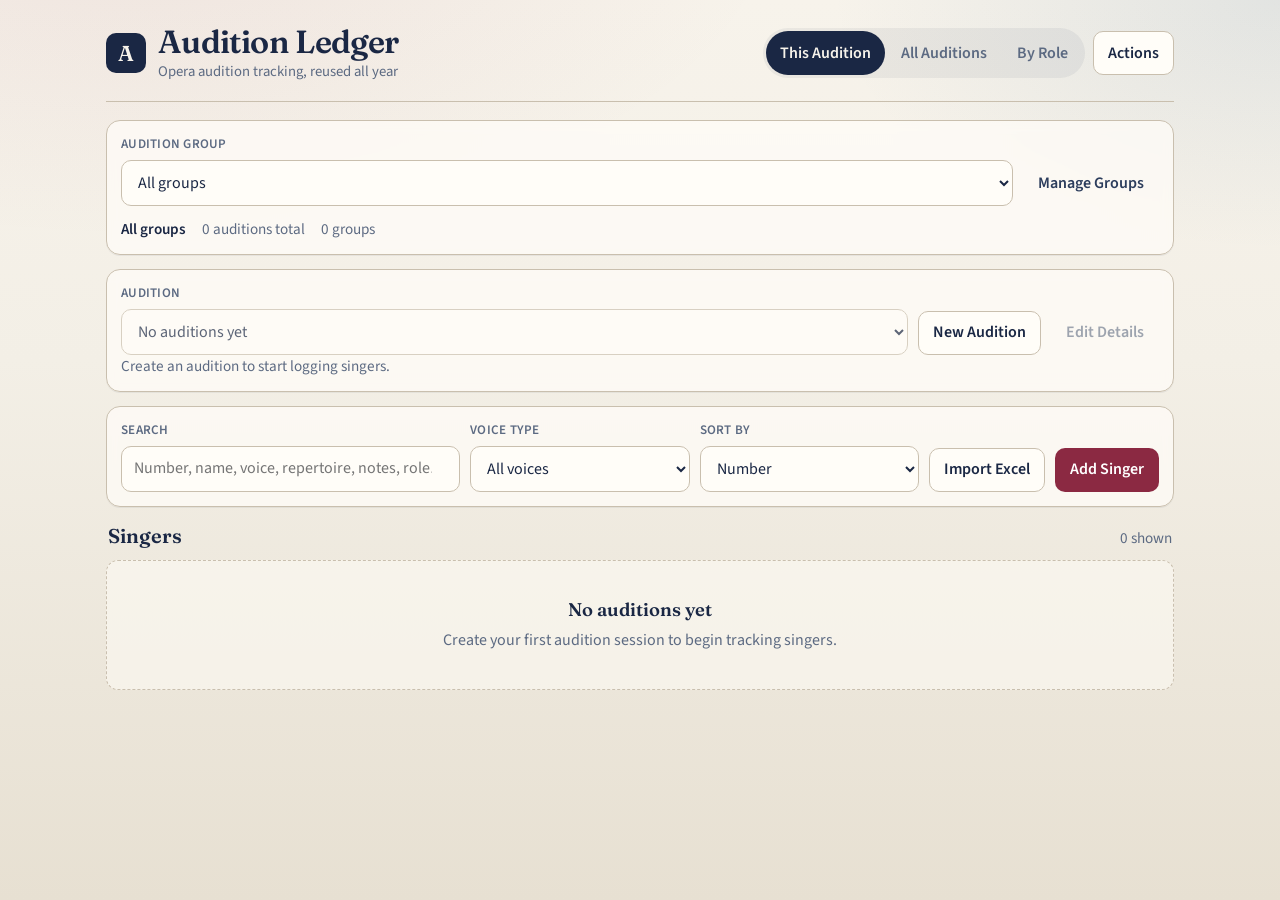
<file: index.html>
<!DOCTYPE html>
<html lang="en">
  <head>
    <meta charset="utf-8" />
    <meta name="viewport" content="width=device-width, initial-scale=1, viewport-fit=cover" />
    <meta name="theme-color" content="#1a2744" />
    <meta name="mobile-web-app-capable" content="yes" />
    <meta name="apple-mobile-web-app-status-bar-style" content="default" />
    <meta name="apple-mobile-web-app-title" content="Audition Ledger" />
    <meta name="description" content="Track opera audition singers across every session of the year." />
    <link rel="manifest" href="manifest.webmanifest" />
    <link rel="apple-touch-icon" href="icons/icon-180.png" />
    <link rel="icon" type="image/png" sizes="192x192" href="icons/icon-192.png" />
    <link rel="stylesheet" href="styles.css" />
    <title>Audition Ledger</title>
  </head>
  <body>
    <div class="app">
      <header class="header">
        <div class="brand">
          <div class="brand-mark" aria-hidden="true">A</div>
          <div class="brand-text">
            <h1 class="brand-title">Audition Ledger</h1>
            <p class="brand-sub">Opera audition tracking, reused all year</p>
          </div>
        </div>
        <div class="header-actions">
          <div class="view-toggle" role="group" aria-label="View">
            <button type="button" id="view-session" aria-pressed="true">This Audition</button>
            <button type="button" id="view-all" aria-pressed="false">All Auditions</button>
            <button type="button" id="view-by-role" aria-pressed="false">By Role</button>
          </div>
          <div class="menu">
            <button type="button" class="btn btn-secondary" id="menu-btn" aria-haspopup="true" aria-expanded="false">
              Actions
            </button>
            <div class="menu-panel" id="menu-panel" role="menu">
              <button type="button" role="menuitem" id="action-manage-groups">Manage Groups</button>
              <button type="button" role="menuitem" id="action-export">Export Excel</button>
              <button type="button" role="menuitem" id="action-backup">Save to Files</button>
              <button type="button" role="menuitem" id="action-restore">Load from Files</button>
              <button type="button" role="menuitem" class="danger" id="action-delete-session">Delete Audition</button>
            </div>
          </div>
        </div>
      </header>

      <section class="panel group-bar" id="group-panel" aria-label="Audition group">
        <div class="session-row">
          <div class="field">
            <label for="group-filter">Audition group</label>
            <select id="group-filter"></select>
          </div>
          <button type="button" class="btn btn-ghost" id="manage-groups-btn">Manage Groups</button>
        </div>
        <div class="session-meta" id="group-meta"></div>
      </section>

      <section class="panel session-bar" id="session-panel" aria-label="Audition session">
        <div class="session-row">
          <div class="field">
            <label for="audition-select">Audition</label>
            <select id="audition-select"></select>
          </div>
          <button type="button" class="btn btn-secondary" id="new-audition-btn">New Audition</button>
          <button type="button" class="btn btn-ghost" id="edit-audition-btn">Edit Details</button>
        </div>
        <div class="session-meta" id="session-meta"></div>
      </section>

      <section class="panel toolbar" id="toolbar-panel" aria-label="Search and filters">
        <div class="field search">
          <label for="search-input">Search</label>
          <input id="search-input" type="search" placeholder="Number, name, voice, repertoire, notes, role…" autocomplete="off" />
        </div>
        <div class="field">
          <label for="voice-filter">Voice type</label>
          <select id="voice-filter">
            <option value="">All voices</option>
          </select>
        </div>
        <div class="field" id="sort-field">
          <label for="sort-by">Sort by</label>
          <select id="sort-by">
            <option value="number">Number</option>
            <option value="name">Name</option>
            <option value="voiceType">Voice type</option>
            <option value="score">Score</option>
          </select>
        </div>
        <button type="button" class="btn btn-secondary" id="import-excel-btn">Import Excel</button>
        <button type="button" class="btn btn-primary" id="add-singer-btn">Add Singer</button>
      </section>

      <section aria-label="Singers">
        <div class="list-header">
          <h2 id="list-title">Singers</h2>
          <div class="count" id="list-count"></div>
        </div>
        <div class="singer-list" id="singer-list"></div>
      </section>
    </div>

    <!-- Audition dialog -->
    <div class="dialog-backdrop" id="audition-dialog" role="dialog" aria-modal="true" aria-labelledby="audition-dialog-title">
      <div class="dialog">
        <h2 id="audition-dialog-title">Audition</h2>
        <form id="audition-form">
          <div class="form-grid">
            <div class="field span-2">
              <label for="audition-name">Name</label>
              <input id="audition-name" required maxlength="120" placeholder="e.g. Spring Young Artist Auditions" />
            </div>
            <div class="field">
              <label for="audition-date">Date</label>
              <input id="audition-date" type="date" required />
            </div>
            <div class="field">
              <label for="audition-location">Location</label>
              <input id="audition-location" maxlength="120" placeholder="City or venue" />
            </div>
            <div class="field span-2">
              <label for="audition-group">Audition group</label>
              <select id="audition-group"></select>
            </div>
            <div class="field span-2">
              <label>Roles up for consideration</label>
              <div class="roles-editor">
                <div class="roles-list" id="roles-list"></div>
                <div class="roles-add-row">
                  <input id="role-add-input" type="text" maxlength="120" placeholder="Add a role, e.g. Violetta" autocomplete="off" />
                  <button type="button" class="btn btn-secondary" id="role-add-btn">Add</button>
                </div>
              </div>
            </div>
          </div>
          <div class="dialog-actions">
            <button type="button" class="btn btn-secondary" data-close="audition-dialog">Cancel</button>
            <button type="submit" class="btn btn-primary">Save</button>
          </div>
        </form>
      </div>
    </div>

    <!-- Singer dialog -->
    <div class="dialog-backdrop" id="singer-dialog" role="dialog" aria-modal="true" aria-labelledby="singer-dialog-title">
      <div class="dialog">
        <h2 id="singer-dialog-title">Singer</h2>
        <form id="singer-form">
          <input type="hidden" id="singer-id" />
          <input type="hidden" id="singer-audition-id" />
          <div class="form-grid">
            <div class="field">
              <label for="singer-number">Number</label>
              <input id="singer-number" required inputmode="numeric" maxlength="20" />
            </div>
            <div class="field">
              <label for="singer-voice">Voice type</label>
              <select id="singer-voice" required></select>
            </div>
            <div class="field span-2">
              <label for="singer-name">Name <span style="font-weight:400;text-transform:none;letter-spacing:0">(optional)</span></label>
              <input id="singer-name" maxlength="120" placeholder="Leave blank if not tracked" />
            </div>
            <div class="field span-2">
              <label for="singer-repertoire">Repertoire</label>
              <textarea id="singer-repertoire" maxlength="2000" placeholder="What the singer performed"></textarea>
            </div>
            <div class="field span-2">
              <label for="singer-notes">Notes</label>
              <textarea id="singer-notes" maxlength="4000" placeholder="Observations from the audition"></textarea>
            </div>
            <div class="field">
              <label for="singer-role">Role considered</label>
              <select id="singer-role"></select>
            </div>
            <div class="field">
              <label for="singer-score">Score (1–10)</label>
              <select id="singer-score">
                <option value="">—</option>
                <option value="10">10</option>
                <option value="9">9</option>
                <option value="8">8</option>
                <option value="7">7</option>
                <option value="6">6</option>
                <option value="5">5</option>
                <option value="4">4</option>
                <option value="3">3</option>
                <option value="2">2</option>
                <option value="1">1</option>
              </select>
            </div>
          </div>
          <div class="dialog-actions">
            <button type="button" class="btn btn-danger hidden" id="delete-singer-btn">Delete</button>
            <span style="flex:1"></span>
            <button type="button" class="btn btn-secondary" data-close="singer-dialog">Cancel</button>
            <button type="submit" class="btn btn-primary">Save</button>
          </div>
        </form>
      </div>
    </div>

    <!-- Groups dialog -->
    <div class="dialog-backdrop" id="groups-dialog" role="dialog" aria-modal="true" aria-labelledby="groups-dialog-title">
      <div class="dialog">
        <h2 id="groups-dialog-title">Audition Groups</h2>
        <p class="dialog-lead">Organize related audition dates so you can search within one group at a time.</p>
        <div class="groups-editor">
          <div class="groups-list" id="groups-list"></div>
          <div class="roles-add-row">
            <input id="group-add-input" type="text" maxlength="120" placeholder="e.g. Fall 2026 — Spring Operas" autocomplete="off" />
            <button type="button" class="btn btn-secondary" id="group-add-btn">Add</button>
          </div>
        </div>
        <div class="dialog-actions">
          <button type="button" class="btn btn-primary" data-close="groups-dialog">Done</button>
        </div>
      </div>
    </div>

    <!-- Confirm dialog -->
    <div class="dialog-backdrop" id="confirm-dialog" role="dialog" aria-modal="true" aria-labelledby="confirm-title">
      <div class="dialog">
        <h2 id="confirm-title">Confirm</h2>
        <p id="confirm-message"></p>
        <div class="dialog-actions">
          <button type="button" class="btn btn-secondary" id="confirm-cancel">Cancel</button>
          <button type="button" class="btn btn-primary" id="confirm-ok">Continue</button>
        </div>
      </div>
    </div>

    <input type="file" id="restore-input" accept="application/json,.json" class="hidden" />
    <input type="file" id="import-excel-input" accept=".xlsx,.xls,application/vnd.openxmlformats-officedocument.spreadsheetml.sheet,application/vnd.ms-excel" class="hidden" />
    <div class="toast" id="toast" role="status" aria-live="polite"></div>

    <script src="vendor/xlsx.full.min.js"></script>
    <script src="export.js"></script>
    <script src="app.js"></script>
  </body>
</html>
</file>
<file: styles.css>
@font-face {
  font-family: "Fraunces";
  src: url("fonts/fraunces-400.woff2") format("woff2");
  font-weight: 400;
  font-style: normal;
  font-display: swap;
}

@font-face {
  font-family: "Fraunces";
  src: url("fonts/fraunces-600.woff2") format("woff2");
  font-weight: 600;
  font-style: normal;
  font-display: swap;
}

@font-face {
  font-family: "Source Sans 3";
  src: url("fonts/source-sans-3-400.woff2") format("woff2");
  font-weight: 400;
  font-style: normal;
  font-display: swap;
}

@font-face {
  font-family: "Source Sans 3";
  src: url("fonts/source-sans-3-600.woff2") format("woff2");
  font-weight: 600;
  font-style: normal;
  font-display: swap;
}

:root {
  --ink: #1a2744;
  --ink-soft: #2c3d5c;
  --paper: #f3efe6;
  --paper-deep: #e7e0d2;
  --line: #c9bfae;
  --accent: #8b2942;
  --accent-hover: #6f2034;
  --text: #1a2744;
  --muted: #5c6a82;
  --danger: #9b1c1c;
  --focus: #2a5f8f;
  --ok: #1f6b4a;
  --shadow: 0 1px 0 rgba(26, 39, 68, 0.06);
  --radius: 10px;
  --touch: 44px;
  --font-display: "Fraunces", "Palatino Linotype", Palatino, serif;
  --font-body: "Source Sans 3", "Segoe UI", sans-serif;
}

*,
*::before,
*::after {
  box-sizing: border-box;
}

html,
body {
  margin: 0;
  min-height: 100%;
}

body {
  font-family: var(--font-body);
  color: var(--text);
  background:
    radial-gradient(1200px 600px at 10% -10%, rgba(139, 41, 66, 0.08), transparent 55%),
    radial-gradient(900px 500px at 100% 0%, rgba(42, 95, 143, 0.1), transparent 50%),
    linear-gradient(180deg, #f7f3eb 0%, var(--paper) 40%, var(--paper-deep) 100%);
  background-attachment: fixed;
  line-height: 1.45;
  -webkit-tap-highlight-color: transparent;
}

button,
input,
select,
textarea {
  font: inherit;
  color: inherit;
}

button {
  cursor: pointer;
}

.app {
  max-width: 1100px;
  margin: 0 auto;
  padding: 16px 16px 48px;
}

/* Header */
.header {
  display: flex;
  flex-wrap: wrap;
  align-items: center;
  gap: 12px 16px;
  padding: 8px 0 18px;
  border-bottom: 1px solid var(--line);
  margin-bottom: 18px;
}

.brand {
  display: flex;
  align-items: center;
  gap: 12px;
  min-width: 0;
  flex: 1 1 auto;
}

.brand-mark {
  width: 40px;
  height: 40px;
  border-radius: 10px;
  background: var(--ink);
  color: #f7f3eb;
  display: grid;
  place-items: center;
  font-family: var(--font-display);
  font-weight: 600;
  font-size: 1.35rem;
  flex-shrink: 0;
}

.brand-text {
  min-width: 0;
}

.brand-title {
  font-family: var(--font-display);
  font-weight: 600;
  font-size: clamp(1.55rem, 3.5vw, 2rem);
  letter-spacing: -0.02em;
  line-height: 1.1;
  margin: 0;
}

.brand-sub {
  margin: 2px 0 0;
  color: var(--muted);
  font-size: 0.92rem;
}

.header-actions {
  display: flex;
  flex-wrap: wrap;
  gap: 8px;
  align-items: center;
}

.view-toggle {
  display: inline-flex;
  background: rgba(26, 39, 68, 0.06);
  border-radius: 999px;
  padding: 3px;
  gap: 2px;
}

.view-toggle button {
  min-height: var(--touch);
  border: 0;
  background: transparent;
  padding: 0 14px;
  border-radius: 999px;
  color: var(--muted);
  font-weight: 600;
}

.view-toggle button[aria-pressed="true"] {
  background: var(--ink);
  color: #f7f3eb;
}

.menu {
  position: relative;
}

.menu-panel {
  position: absolute;
  right: 0;
  top: calc(100% + 6px);
  min-width: 220px;
  background: #fffdf8;
  border: 1px solid var(--line);
  border-radius: var(--radius);
  box-shadow: 0 12px 32px rgba(26, 39, 68, 0.14);
  padding: 6px;
  z-index: 40;
  display: none;
}

.menu-panel.open {
  display: block;
}

.menu-panel button {
  width: 100%;
  min-height: var(--touch);
  border: 0;
  background: transparent;
  text-align: left;
  padding: 0 12px;
  border-radius: 8px;
  font-weight: 600;
}

.menu-panel button:hover,
.menu-panel button:focus-visible {
  background: rgba(26, 39, 68, 0.06);
}

.menu-panel .danger {
  color: var(--danger);
}

/* Buttons */
.btn {
  min-height: var(--touch);
  min-width: var(--touch);
  border-radius: 10px;
  border: 1px solid transparent;
  padding: 0 14px;
  font-weight: 600;
  display: inline-flex;
  align-items: center;
  justify-content: center;
  gap: 8px;
  transition: background 0.15s ease, color 0.15s ease, border-color 0.15s ease;
}

.btn:disabled {
  opacity: 0.45;
  cursor: not-allowed;
}

.btn:focus-visible,
.field input:focus-visible,
.field select:focus-visible,
.field textarea:focus-visible {
  outline: 2px solid var(--focus);
  outline-offset: 2px;
}

.btn-primary {
  background: var(--accent);
  color: #fff;
}

.btn-primary:hover {
  background: var(--accent-hover);
}

.btn-secondary {
  background: #fffdf8;
  border-color: var(--line);
  color: var(--ink);
}

.btn-secondary:hover {
  background: var(--paper-deep);
}

.btn-ghost {
  background: transparent;
  border-color: transparent;
  color: var(--ink-soft);
}

.btn-ghost:hover {
  background: rgba(26, 39, 68, 0.06);
}

.btn-danger {
  background: transparent;
  border-color: rgba(155, 28, 28, 0.35);
  color: var(--danger);
}

.btn-danger:hover {
  background: rgba(155, 28, 28, 0.08);
}

.btn-icon {
  padding: 0;
  width: var(--touch);
}

/* Panels */
.panel {
  background: rgba(255, 253, 248, 0.72);
  border: 1px solid var(--line);
  border-radius: 14px;
  padding: 14px;
  margin-bottom: 14px;
  box-shadow: var(--shadow);
  backdrop-filter: blur(6px);
}

.group-bar {
  display: grid;
  gap: 12px;
}

.group-count {
  color: var(--muted);
  font-weight: 400;
}

.dialog-lead {
  margin: 0 0 14px;
  color: var(--muted);
}

.groups-editor {
  display: grid;
  gap: 10px;
  margin-bottom: 8px;
}

.groups-list {
  display: flex;
  flex-direction: column;
  gap: 6px;
  min-height: 44px;
}

.session-row {
  display: flex;
  flex-wrap: wrap;
  gap: 10px;
  align-items: end;
}

.session-row .field {
  flex: 1 1 180px;
}

.session-meta {
  display: flex;
  flex-wrap: wrap;
  gap: 8px 16px;
  color: var(--muted);
  font-size: 0.95rem;
}

.session-meta strong {
  color: var(--ink);
  font-weight: 600;
}

.toolbar {
  display: flex;
  flex-wrap: wrap;
  gap: 10px;
  align-items: end;
}

.toolbar .field {
  flex: 1 1 160px;
}

.toolbar .field.search {
  flex: 2 1 220px;
}

.field {
  display: flex;
  flex-direction: column;
  gap: 6px;
  min-width: 0;
}

.field label {
  font-size: 0.82rem;
  font-weight: 600;
  letter-spacing: 0.02em;
  text-transform: uppercase;
  color: var(--muted);
}

.field input,
.field select,
.field textarea {
  min-height: var(--touch);
  border: 1px solid var(--line);
  border-radius: 10px;
  background: #fffdf8;
  padding: 10px 12px;
  width: 100%;
}

.field textarea {
  min-height: 96px;
  resize: vertical;
}

.field.inline-check {
  flex-direction: row;
  align-items: center;
  gap: 8px;
  min-height: var(--touch);
}

.field.inline-check label {
  text-transform: none;
  letter-spacing: 0;
  font-size: 0.95rem;
  color: var(--text);
}

/* List */
.list-header {
  display: flex;
  justify-content: space-between;
  align-items: baseline;
  gap: 12px;
  margin: 4px 2px 10px;
}

.list-header h2 {
  margin: 0;
  font-family: var(--font-display);
  font-size: 1.25rem;
  font-weight: 600;
}

.count {
  color: var(--muted);
  font-size: 0.95rem;
}

.singer-list {
  display: flex;
  flex-direction: column;
  gap: 8px;
}

.singer-row {
  border: 1px solid var(--line);
  border-radius: 12px;
  background: #fffdf8;
  overflow: hidden;
}

.singer-summary {
  width: 100%;
  border: 0;
  background: transparent;
  display: grid;
  grid-template-columns: 56px 1fr auto;
  gap: 10px;
  align-items: center;
  text-align: left;
  min-height: 56px;
  padding: 10px 12px;
}

.singer-num {
  font-family: var(--font-display);
  font-weight: 600;
  font-size: 1.2rem;
  color: var(--ink);
}

.singer-main {
  min-width: 0;
}

.singer-name {
  font-weight: 600;
  white-space: nowrap;
  overflow: hidden;
  text-overflow: ellipsis;
}

.singer-meta {
  color: var(--muted);
  font-size: 0.92rem;
  white-space: nowrap;
  overflow: hidden;
  text-overflow: ellipsis;
}

.singer-aside {
  display: flex;
  flex-direction: column;
  align-items: flex-end;
  gap: 2px;
  min-width: 0;
}

.singer-voice {
  font-size: 0.85rem;
  font-weight: 600;
  color: var(--accent);
  white-space: nowrap;
}

.singer-score {
  font-size: 0.8rem;
  font-weight: 600;
  color: var(--ink);
  white-space: nowrap;
}

/* Roles editor */
.roles-editor {
  display: grid;
  gap: 10px;
}

.roles-list {
  display: flex;
  flex-direction: column;
  gap: 6px;
  min-height: 44px;
}

.roles-empty {
  color: var(--muted);
  font-size: 0.95rem;
  padding: 8px 2px;
}

.role-row {
  display: flex;
  align-items: center;
  justify-content: space-between;
  gap: 8px;
  min-height: var(--touch);
  padding: 4px 8px 4px 12px;
  border: 1px solid var(--line);
  border-radius: 10px;
  background: #fffdf8;
}

.role-name {
  font-weight: 600;
  min-width: 0;
  overflow: hidden;
  text-overflow: ellipsis;
  white-space: nowrap;
}

.role-actions {
  display: flex;
  gap: 2px;
  flex-shrink: 0;
}

.roles-add-row {
  display: flex;
  gap: 8px;
  align-items: center;
}

.roles-add-row input {
  flex: 1;
  min-height: var(--touch);
  border: 1px solid var(--line);
  border-radius: 10px;
  background: #fffdf8;
  padding: 10px 12px;
}

/* By Role tabulation */
.role-group {
  display: flex;
  flex-direction: column;
  gap: 8px;
  margin-bottom: 18px;
}

.role-group-header {
  display: flex;
  justify-content: space-between;
  align-items: baseline;
  gap: 12px;
  padding: 0 2px;
  border-bottom: 1px solid var(--line);
  padding-bottom: 6px;
}

.role-group-header h3 {
  margin: 0;
  font-family: var(--font-display);
  font-size: 1.15rem;
  font-weight: 600;
}

.role-group-header span {
  color: var(--muted);
  font-size: 0.9rem;
}

.role-group-empty {
  color: var(--muted);
  padding: 12px;
  border: 1px dashed var(--line);
  border-radius: 10px;
  background: rgba(255, 253, 248, 0.45);
}

.singer-detail {
  display: none;
  border-top: 1px solid var(--line);
  padding: 12px;
  background: rgba(243, 239, 230, 0.55);
}

.singer-row.open .singer-detail {
  display: block;
}

.form-grid {
  display: grid;
  grid-template-columns: repeat(2, minmax(0, 1fr));
  gap: 12px;
}

.form-grid .span-2 {
  grid-column: 1 / -1;
}

.form-actions {
  display: flex;
  flex-wrap: wrap;
  gap: 8px;
  margin-top: 12px;
}

.empty {
  text-align: center;
  padding: 36px 16px;
  color: var(--muted);
  border: 1px dashed var(--line);
  border-radius: 12px;
  background: rgba(255, 253, 248, 0.5);
}

.empty strong {
  display: block;
  color: var(--ink);
  font-family: var(--font-display);
  font-size: 1.15rem;
  margin-bottom: 6px;
}

/* Dialogs */
.dialog-backdrop {
  position: fixed;
  inset: 0;
  background: rgba(26, 39, 68, 0.45);
  display: none;
  align-items: center;
  justify-content: center;
  padding: 16px;
  z-index: 50;
}

.dialog-backdrop.open {
  display: flex;
}

.dialog {
  width: min(480px, 100%);
  background: #fffdf8;
  border-radius: 14px;
  border: 1px solid var(--line);
  padding: 18px;
  box-shadow: 0 20px 48px rgba(26, 39, 68, 0.25);
}

.dialog h2 {
  margin: 0 0 8px;
  font-family: var(--font-display);
  font-size: 1.35rem;
}

.dialog p {
  margin: 0 0 14px;
  color: var(--muted);
}

.dialog-actions {
  display: flex;
  flex-wrap: wrap;
  gap: 8px;
  justify-content: flex-end;
  margin-top: 8px;
}

.toast {
  position: fixed;
  left: 50%;
  bottom: 24px;
  transform: translateX(-50%) translateY(20px);
  background: var(--ink);
  color: #f7f3eb;
  padding: 12px 16px;
  border-radius: 999px;
  font-weight: 600;
  opacity: 0;
  pointer-events: none;
  transition: opacity 0.2s ease, transform 0.2s ease;
  z-index: 60;
  max-width: calc(100% - 32px);
  text-align: center;
}

.toast.show {
  opacity: 1;
  transform: translateX(-50%) translateY(0);
}

.toast.error {
  background: var(--danger);
}

.hidden {
  display: none !important;
}

@media (max-width: 720px) {
  .form-grid {
    grid-template-columns: 1fr;
  }

  .form-grid .span-2 {
    grid-column: auto;
  }

  .singer-summary {
    grid-template-columns: 48px 1fr;
  }

  .singer-aside {
    grid-column: 2;
    flex-direction: row;
    justify-content: space-between;
    align-items: center;
    width: 100%;
  }
}

@media (prefers-reduced-motion: reduce) {
  *,
  *::before,
  *::after {
    transition: none !important;
    animation: none !important;
  }
}
</file>
